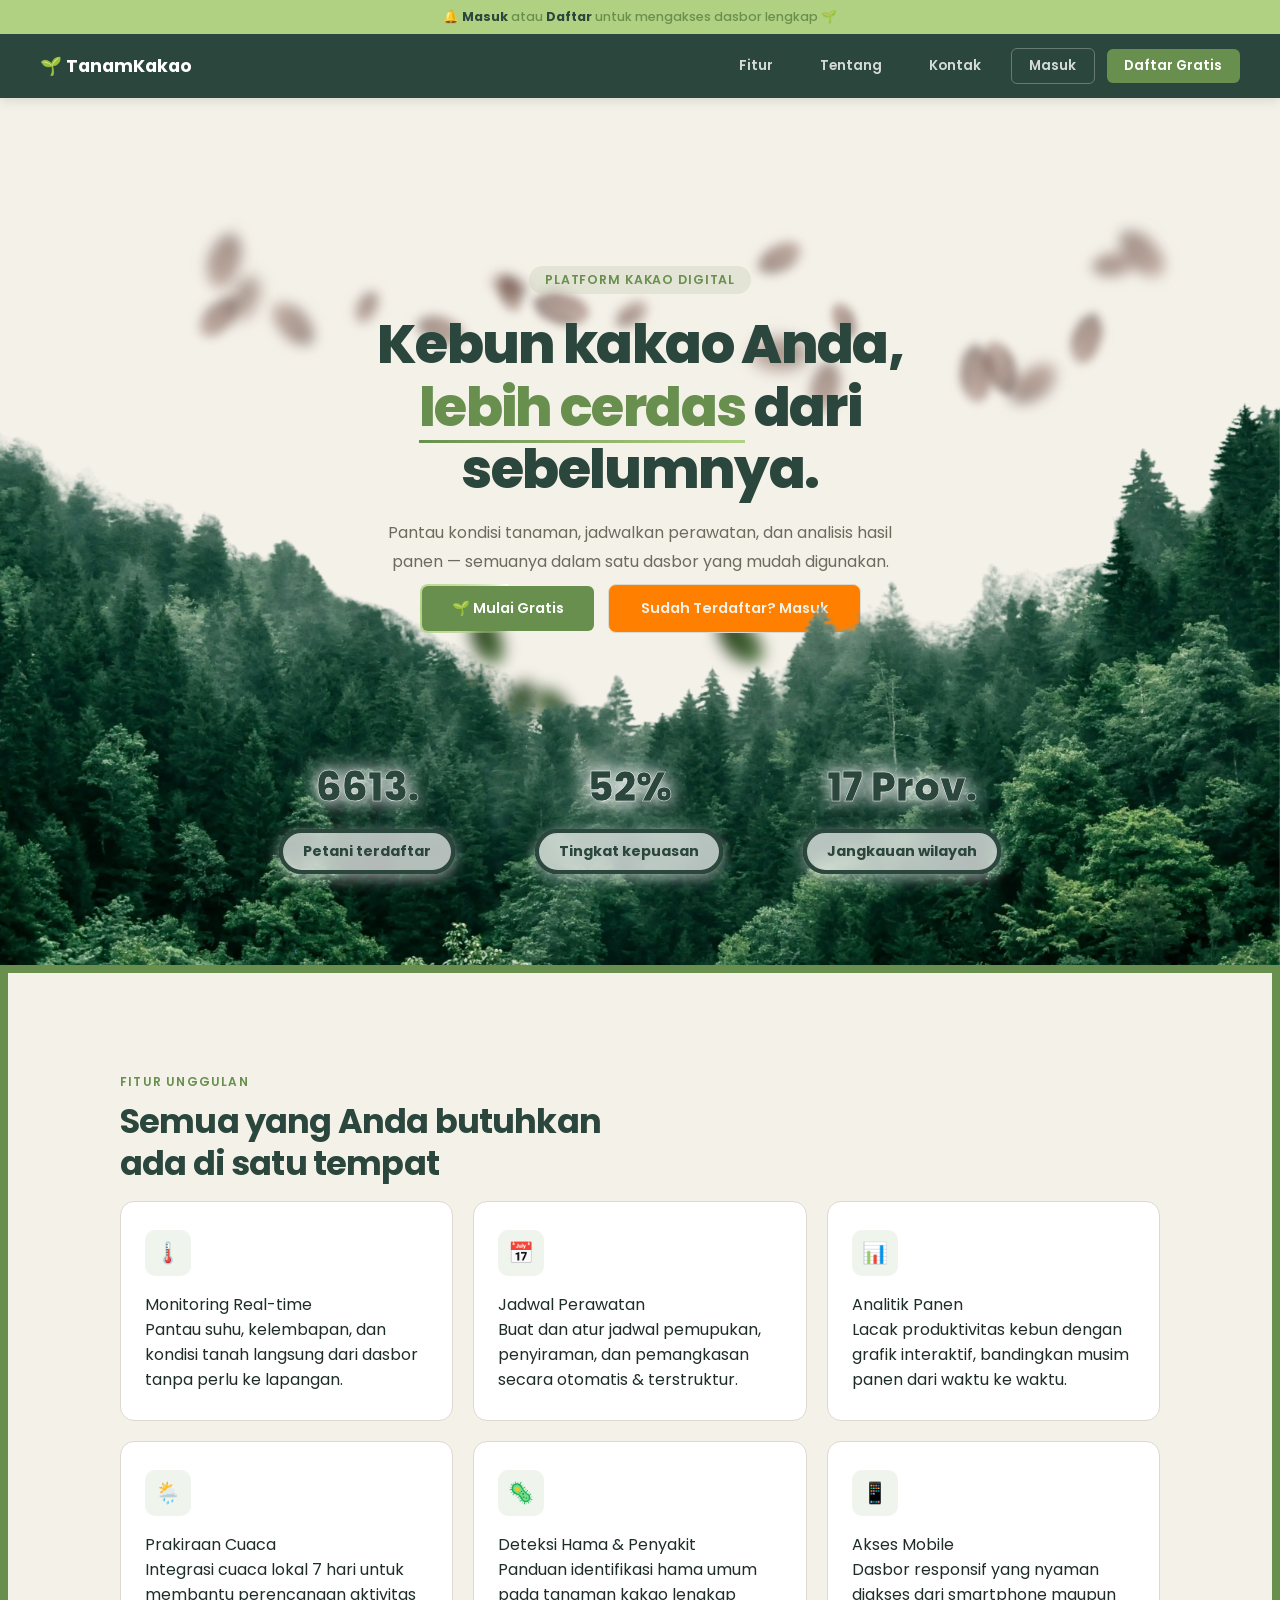
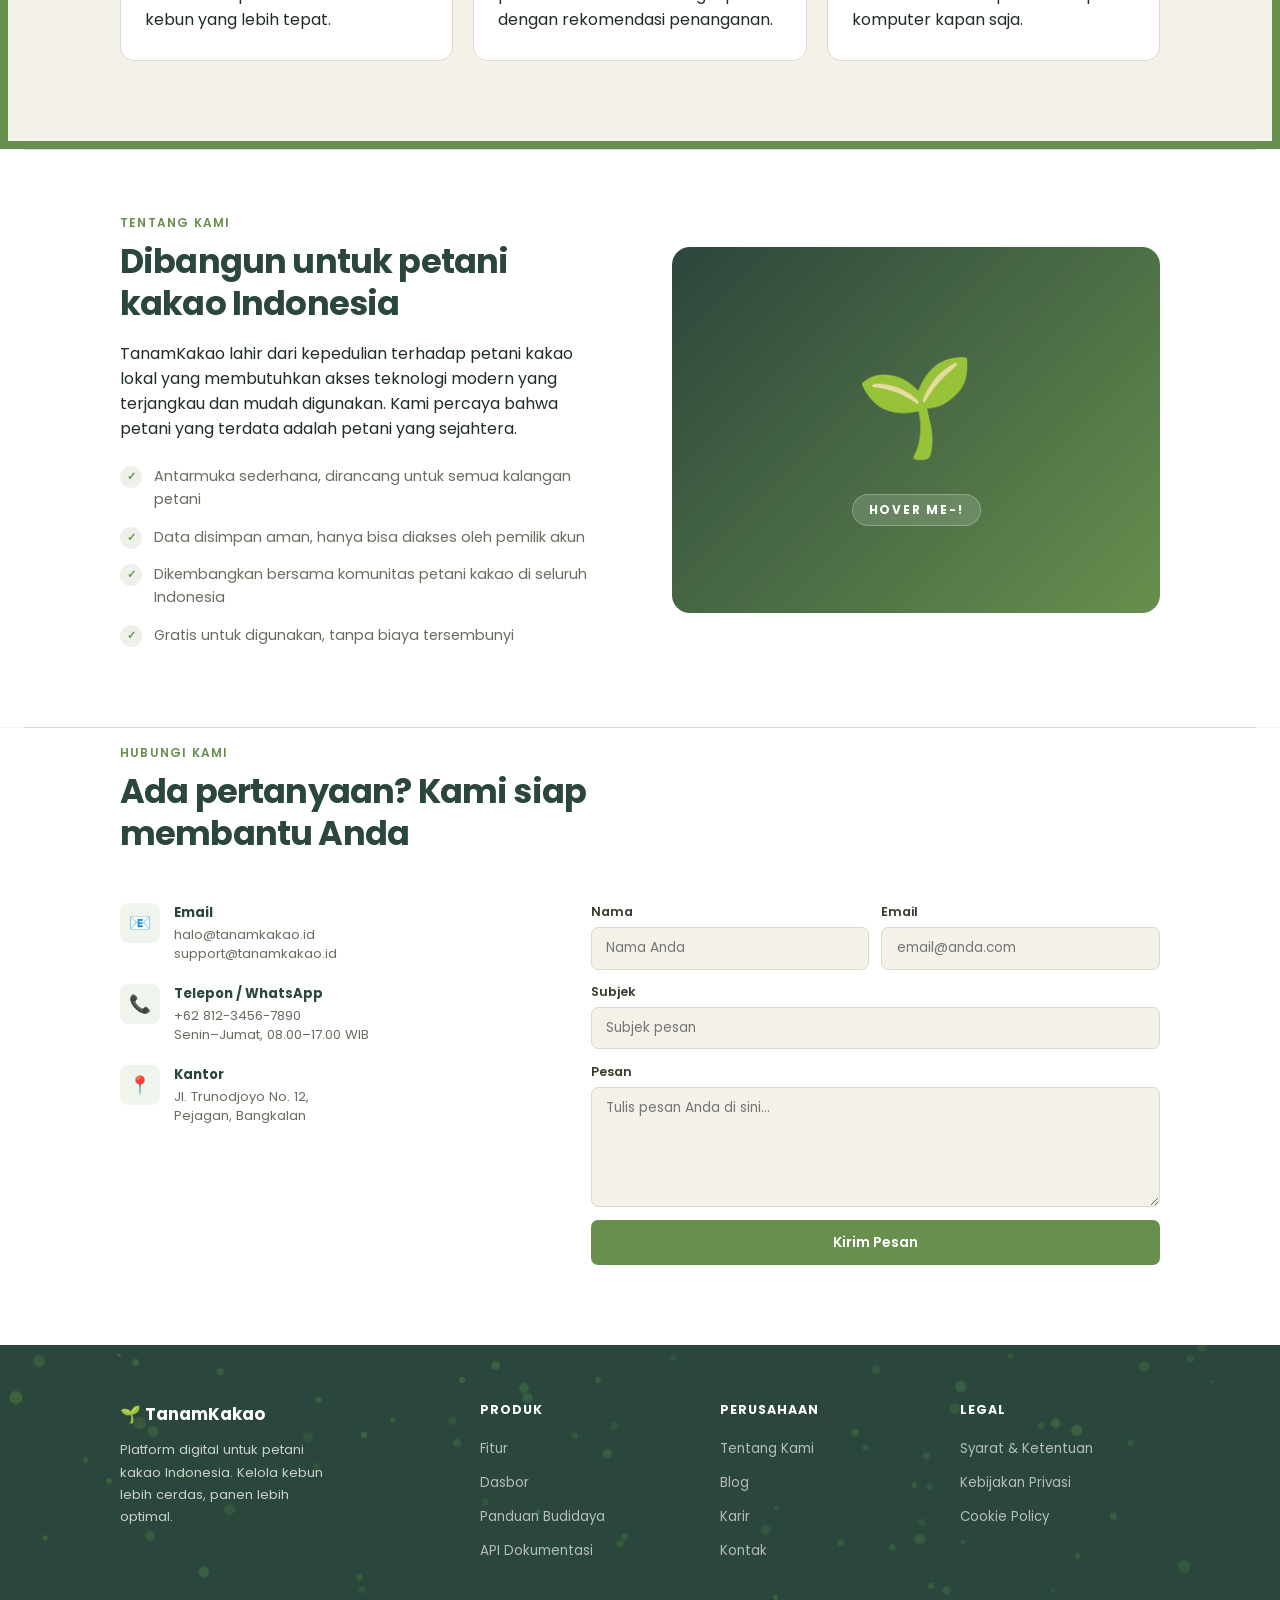
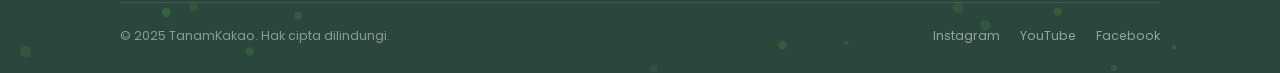
<file: index.html>
<!doctype html>
<html lang="id">
  <head>
    <meta charset="UTF-8" />
    <meta
      name="viewport"
      content="width=device-width, initial-scale=1.0, viewport-fit=cover"
    />
    <title>TanamKakao - Platform Kakao Digital</title>
    <link rel="stylesheet" href="css/style.css" />
  </head>
  <body class="page-enter">
    <div class="wipe-container">
      <div class="wipe-layer layer-1"></div>
      <div class="wipe-layer layer-2"></div>
      <div class="wipe-layer layer-3"></div>
    </div>
    <div id="noticeBar">
      🔔 <a href="auth/login.html">Masuk</a> atau
      <a href="auth/register.html">Daftar</a> untuk mengakses dasbor lengkap 🌱
    </div>

    <nav id="mainNav">
      <a href="index.html" class="nav-logo">🌱 TanamKakao</a>
      <input type="checkbox" id="nav-toggle" class="nav-toggle" />
      <label for="nav-toggle" class="nav-toggle-label">
        <span></span>
        <span></span>
        <span></span>
      </label>
      <div class="nav-links" id="navLinks"></div>
      <div class="nav-overlay"></div>
    </nav>

    <section class="hero-section">
      <div class="hero-parallax-image"></div>
      <div class="hero-floating-cocoas" id="floatingCocoas"></div>
      <div class="hero-content">
        <div class="hero-badge">Platform Kakao Digital</div>
        <h1 id="heroTitle">
          Kebun kakao Anda,<br /><em>lebih cerdas</em> dari<br />sebelumnya.
        </h1>
        <p id="heroDesc">
          Pantau kondisi tanaman, jadwalkan perawatan, dan analisis hasil panen
          — semuanya dalam satu dasbor yang mudah digunakan.
        </p>
        <div class="hero-cta" id="heroCta"></div>
        <div class="hero-stats" id="heroStats">
          <div class="stat-item">
            <div class="stat-num">12.400+</div>
            <div class="stat-label">Petani terdaftar</div>
          </div>
          <div class="stat-item">
            <div class="stat-num">98%</div>
            <div class="stat-label" id="tingkat-kepuasan">Tingkat kepuasan</div>
          </div>
          <div class="stat-item">
            <div class="stat-num">32 Prov.</div>
            <div class="stat-label">Jangkauan wilayah</div>
          </div>
        </div>
      </div>
    </section>

    <hr class="section-rule" />

    <section id="features">
      <div class="section-inner">
        <div class="features-header">
          <p class="section-eyebrow">Fitur Unggulan</p>
          <h2 class="section-title">
            Semua yang Anda butuhkan<br />ada di satu tempat
          </h2>
        </div>
        <div class="features-grid">
          <div class="feat-card">
            <div class="feat-icon">🌡️</div>
            <div class="feat-title">Monitoring Real-time</div>
            <div class="feat-desc">
              Pantau suhu, kelembapan, dan kondisi tanah langsung dari dasbor
              tanpa perlu ke lapangan.
            </div>
          </div>
          <div class="feat-card">
            <div class="feat-icon">📅</div>
            <div class="feat-title">Jadwal Perawatan</div>
            <div class="feat-desc">
              Buat dan atur jadwal pemupukan, penyiraman, dan pemangkasan secara
              otomatis & terstruktur.
            </div>
          </div>
          <div class="feat-card">
            <div class="feat-icon">📊</div>
            <div class="feat-title">Analitik Panen</div>
            <div class="feat-desc">
              Lacak produktivitas kebun dengan grafik interaktif, bandingkan
              musim panen dari waktu ke waktu.
            </div>
          </div>
          <div class="feat-card">
            <div class="feat-icon">🌦️</div>
            <div class="feat-title">Prakiraan Cuaca</div>
            <div class="feat-desc">
              Integrasi cuaca lokal 7 hari untuk membantu perencanaan aktivitas
              kebun yang lebih tepat.
            </div>
          </div>
          <div class="feat-card">
            <div class="feat-icon">🦠</div>
            <div class="feat-title">Deteksi Hama & Penyakit</div>
            <div class="feat-desc">
              Panduan identifikasi hama umum pada tanaman kakao lengkap dengan
              rekomendasi penanganan.
            </div>
          </div>
          <div class="feat-card">
            <div class="feat-icon">📱</div>
            <div class="feat-title">Akses Mobile</div>
            <div class="feat-desc">
              Dasbor responsif yang nyaman diakses dari smartphone maupun
              komputer kapan saja.
            </div>
          </div>
        </div>
      </div>
    </section>

    <hr class="section-rule" />

    <section id="about">
      <div class="section-inner">
        <div class="about-grid">
          <div>
            <p class="section-eyebrow">Tentang Kami</p>
            <h2 class="section-title">
              Dibangun untuk petani<br />kakao Indonesia
            </h2>
            <p class="section-desc">
              TanamKakao lahir dari kepedulian terhadap petani kakao lokal yang
              membutuhkan akses teknologi modern yang terjangkau dan mudah
              digunakan. Kami percaya bahwa petani yang terdata adalah petani
              yang sejahtera.
            </p>
            <ul class="about-list">
              <li>
                Antarmuka sederhana, dirancang untuk semua kalangan petani
              </li>
              <li>Data disimpan aman, hanya bisa diakses oleh pemilik akun</li>
              <li>
                Dikembangkan bersama komunitas petani kakao di seluruh Indonesia
              </li>
              <li>Gratis untuk digunakan, tanpa biaya tersembunyi</li>
            </ul>
          </div>
          <div class="about-visual">
            <span class="about-visual-emoji"></span>
            <p class="about-visual-text"></p>
          </div>
        </div>
      </div>
    </section>

    <hr class="section-rule" />

    <section id="contact">
      <div class="section-inner">
        <p class="section-eyebrow">Hubungi Kami</p>
        <h2 class="section-title">
          Ada pertanyaan? Kami siap<br />membantu Anda
        </h2>
        <div class="contact-grid">
          <div class="contact-info">
            <div class="contact-card">
              <div class="contact-icon">📧</div>
              <div>
                <div class="contact-card-title">Email</div>
                <div class="contact-card-val">
                  halo@tanamkakao.id<br />support@tanamkakao.id
                </div>
              </div>
            </div>
            <div class="contact-card">
              <div class="contact-icon">📞</div>
              <div>
                <div class="contact-card-title">Telepon / WhatsApp</div>
                <div class="contact-card-val">
                  +62 812-3456-7890<br />Senin–Jumat, 08.00–17.00 WIB
                </div>
              </div>
            </div>
            <div class="contact-card">
              <div class="contact-icon">📍</div>
              <div>
                <div class="contact-card-title">Kantor</div>
                <div class="contact-card-val">
                  Jl. Trunodjoyo No. 12,<br />Pejagan, Bangkalan
                </div>
              </div>
            </div>
          </div>
          <form class="contact-form" id="contactForm" novalidate>
            <div class="cf-row">
              <div class="cf-field">
                <label class="cf-label" for="cfName">Nama</label>
                <input
                  class="cf-input"
                  type="text"
                  id="cfName"
                  placeholder="Nama Anda"
                  required
                />
              </div>
              <div class="cf-field">
                <label class="cf-label" for="cfEmail">Email</label>
                <input
                  class="cf-input"
                  type="email"
                  id="cfEmail"
                  placeholder="email@anda.com"
                  required
                />
              </div>
            </div>
            <div class="cf-field">
              <label class="cf-label" for="cfSubject">Subjek</label>
              <input
                class="cf-input"
                type="text"
                id="cfSubject"
                placeholder="Subjek pesan"
              />
            </div>
            <div class="cf-field">
              <label class="cf-label" for="cfMsg">Pesan</label>
              <textarea
                class="cf-textarea"
                id="cfMsg"
                placeholder="Tulis pesan Anda di sini…"
                required
              ></textarea>
            </div>
            <div class="cf-success" id="cfSuccess">
              ✅ Pesan berhasil dikirim! Kami akan menghubungi Anda segera.
            </div>
            <button type="submit" class="cf-btn">Kirim Pesan</button>
          </form>
        </div>
      </div>
    </section>

    <footer>
      <canvas id="footerParticleCanvas"></canvas>
      <div class="footer-inner">
        <div class="footer-top">
          <div class="footer-brand">
            <div class="footer-brand-logo">🌱 TanamKakao</div>
            <p>
              Platform digital untuk petani kakao Indonesia. Kelola kebun lebih
              cerdas, panen lebih optimal.
            </p>
          </div>
          <div class="footer-col">
            <div class="footer-col-title">Produk</div>
            <ul>
              <li><a href="#features">Fitur</a></li>
              <li><a href="Dashboard/index.html">Dasbor</a></li>
              <li><a href="#">Panduan Budidaya</a></li>
              <li><a href="#">API Dokumentasi</a></li>
            </ul>
          </div>
          <div class="footer-col">
            <div class="footer-col-title">Perusahaan</div>
            <ul>
              <li><a href="#about">Tentang Kami</a></li>
              <li><a href="#">Blog</a></li>
              <li><a href="#">Karir</a></li>
              <li><a href="#contact">Kontak</a></li>
            </ul>
          </div>
          <div class="footer-col">
            <div class="footer-col-title">Legal</div>
            <ul>
              <li><a href="#">Syarat & Ketentuan</a></li>
              <li><a href="#">Kebijakan Privasi</a></li>
              <li><a href="#">Cookie Policy</a></li>
            </ul>
          </div>
        </div>
        <div class="footer-bottom">
          <div class="footer-copy">
            © 2025 TanamKakao. Hak cipta dilindungi.
          </div>
          <div class="footer-bottom-links">
            <a href="#">Instagram</a><a href="#">YouTube</a
            ><a href="#">Facebook</a>
          </div>
        </div>
      </div>
    </footer>

    <script src="js/auth.js"></script>
    <script src="js/script.js"></script>
    <script>
      document.addEventListener("DOMContentLoaded", () => {
        setTimeout(() => {
          document.body.classList.remove("page-enter");
        }, 700);

        document.addEventListener("click", (e) => {
          const link = e.target.closest("a");

          if (
            link &&
            link.href &&
            !link.getAttribute("href").startsWith("#") &&
            link.target !== "_blank" &&
            link.hostname === window.location.hostname
          ) {
            e.preventDefault();
            const targetUrl = link.href;
            document.body.classList.add("page-exit");
            setTimeout(() => {
              window.location.href = targetUrl;
            }, 800);
          }
        });
      });
    </script>
  </body>
</html>
</file>
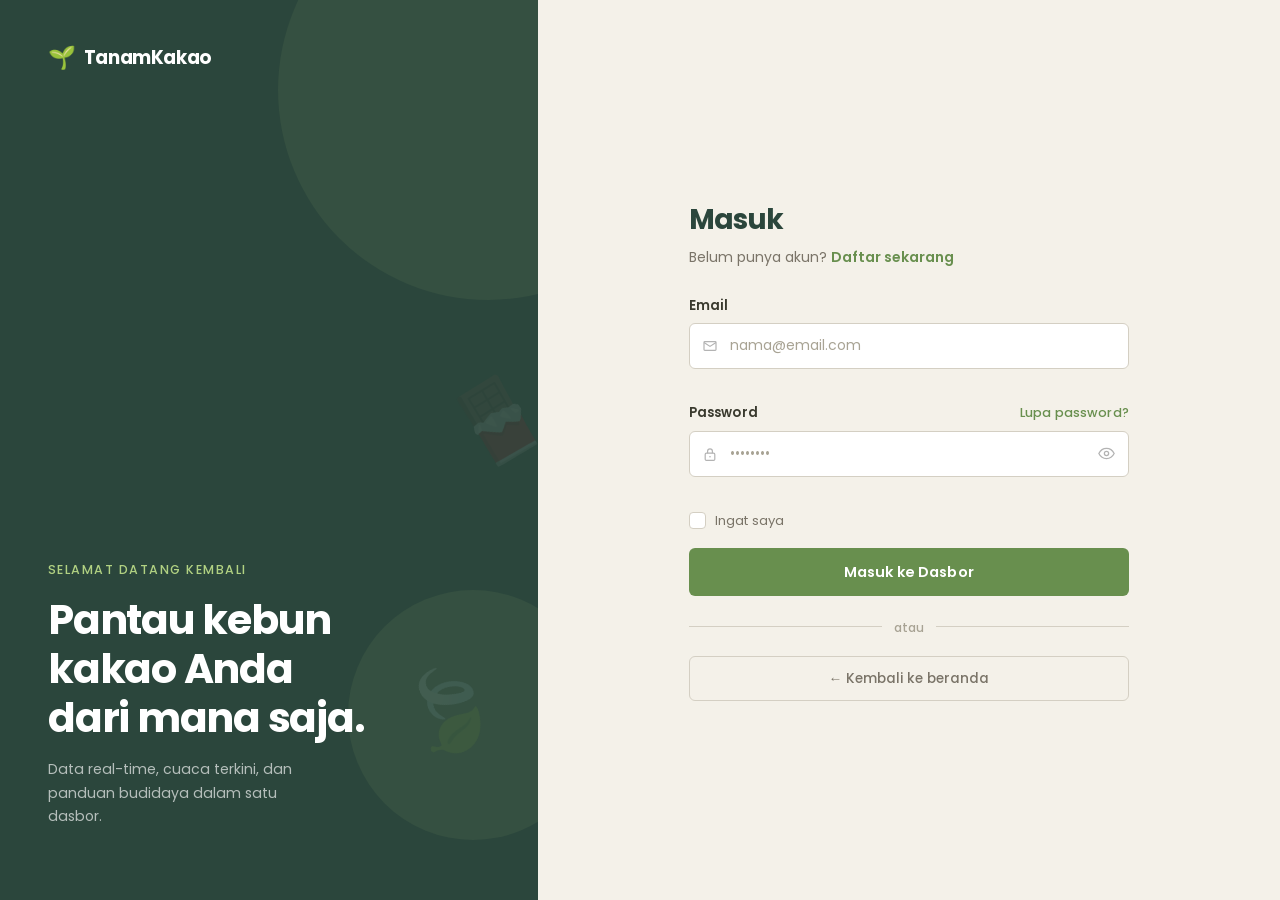
<file: Auth/login.html>
<!doctype html>
<html lang="id">
  <head>
    <meta charset="UTF-8" />
    <meta name="viewport" content="width=device-width, initial-scale=1.0" />
    <title>Masuk — TanamKakao</title>
    <link rel="preconnect" href="https://fonts.googleapis.com" />
    <link rel="preconnect" href="https://fonts.gstatic.com" crossorigin />
    <link
      href="https://fonts.googleapis.com/css2?family=Poppins:ital,wght@0,100;0,200;0,300;0,400;0,500;0,600;0,700;0,800;0,900;1,100;1,200;1,300;1,400;1,500;1,600;1,700;1,800;1,900&display=swap"
      rel="stylesheet"
    />
    <link rel="stylesheet" href="../css/auth.css" />
  </head>
  <body class="page-enter">
    <div class="wipe-container">
      <div class="wipe-layer layer-1"></div>
      <div class="wipe-layer layer-2"></div>
      <div class="wipe-layer layer-3"></div>
    </div>
    <aside class="brand-panel">
      <a href="../index.html" class="brand-logo">
        <span class="logo-icon">🌱</span>
        <span class="logo-text">TanamKakao</span>
      </a>
      <div class="brand-body">
        <p class="brand-eyebrow">Selamat datang kembali</p>
        <h1 class="brand-headline">
          <p>Pantau kebun</p>
          <p>kakao Anda</p>
          <p>dari mana saja.</p>
        </h1>
        <p class="brand-sub">
          Data real-time, cuaca terkini, dan panduan budidaya dalam satu dasbor.
        </p>
      </div>
      <div class="brand-deco" aria-hidden="true">
        <div class="deco-circle c1"></div>
        <div class="deco-circle c2"></div>
        <div class="deco-leaf l1">🍃</div>
        <div class="deco-leaf l2">🍫</div>
      </div>
    </aside>

    <main class="form-panel">
      <div class="form-container">
        <div class="auth-notice" id="authNotice" style="display: none">
          <span>🔒</span> Halaman tersebut memerlukan login terlebih dahulu.
        </div>

        <div class="form-header">
          <h2 class="form-title">Masuk</h2>
          <p class="form-subtitle">
            Belum punya akun?
            <a href="register.html" class="link">Daftar sekarang</a>
          </p>
        </div>

        <form id="loginForm" novalidate>
          <div class="field-group">
            <label class="field-label" for="email">Email</label>
            <div class="input-wrap">
              <span class="input-icon">
                <svg
                  viewBox="0 0 20 20"
                  fill="none"
                  xmlns="http://www.w3.org/2000/svg"
                >
                  <path
                    d="M2.5 5.5C2.5 4.948 2.948 4.5 3.5 4.5H16.5C17.052 4.5 17.5 4.948 17.5 5.5V14.5C17.5 15.052 17.052 15.5 16.5 15.5H3.5C2.948 15.5 2.5 15.052 2.5 14.5V5.5Z"
                    stroke="currentColor"
                    stroke-width="1.5"
                  />
                  <path
                    d="M2.5 5.5L10 10.5L17.5 5.5"
                    stroke="currentColor"
                    stroke-width="1.5"
                  />
                </svg>
              </span>
              <input
                class="field-input"
                type="email"
                id="email"
                name="email"
                placeholder="nama@email.com"
                autocomplete="email"
                required
              />
            </div>
            <span class="field-error" id="emailError"></span>
          </div>

          <div class="field-group">
            <label class="field-label" for="password">
              Password
              <a href="#" class="link link-sm forgot-link">Lupa password?</a>
            </label>
            <div class="input-wrap">
              <span class="input-icon">
                <svg
                  viewBox="0 0 20 20"
                  fill="none"
                  xmlns="http://www.w3.org/2000/svg"
                >
                  <rect
                    x="4"
                    y="9"
                    width="12"
                    height="9"
                    rx="1.5"
                    stroke="currentColor"
                    stroke-width="1.5"
                  />
                  <path
                    d="M7 9V6.5A3 3 0 0 1 13 6.5V9"
                    stroke="currentColor"
                    stroke-width="1.5"
                  />
                  <circle cx="10" cy="13.5" r="1" fill="currentColor" />
                </svg>
              </span>
              <input
                class="field-input"
                type="password"
                id="password"
                name="password"
                placeholder="••••••••"
                autocomplete="current-password"
                required
              />
              <button
                type="button"
                class="toggle-pw"
                id="togglePw"
                aria-label="Tampilkan password"
              >
                <svg class="eye-icon" viewBox="0 0 20 20" fill="none">
                  <path
                    d="M1 10C1 10 4 4 10 4C16 4 19 10 19 10C19 10 16 16 10 16C4 16 1 10 1 10Z"
                    stroke="currentColor"
                    stroke-width="1.5"
                  />
                  <circle
                    cx="10"
                    cy="10"
                    r="2.5"
                    stroke="currentColor"
                    stroke-width="1.5"
                  />
                </svg>
              </button>
            </div>
            <span class="field-error" id="passwordError"></span>
          </div>

          <div class="field-group checkbox-group">
            <label class="checkbox-label">
              <input type="checkbox" id="remember" class="checkbox-input" />
              <span class="checkbox-custom"></span>
              Ingat saya
            </label>
          </div>

          <div
            class="alert alert-error"
            id="loginError"
            style="display: none"
          ></div>

          <button type="submit" class="btn-primary" id="submitBtn">
            <span class="btn-text">Masuk ke Dasbor</span>
            <span class="btn-loader" style="display: none">
              <svg class="spinner" viewBox="0 0 24 24">
                <circle
                  cx="12"
                  cy="12"
                  r="10"
                  stroke="currentColor"
                  stroke-width="3"
                  fill="none"
                  stroke-dasharray="31.4"
                  stroke-dashoffset="10"
                />
              </svg>
            </span>
          </button>
        </form>

        <div class="divider"><span>atau</span></div>

        <a href="../index.html" class="btn-ghost">← Kembali ke beranda</a>
      </div>
    </main>

    <script src="../js/auth.js"></script>
    <script>
      redirectIfLoggedIn();

      document.addEventListener("DOMContentLoaded", () => {
        setTimeout(() => {
          document.body.classList.remove("page-enter");
        }, 700);

        document.addEventListener("click", (e) => {
          const link = e.target.closest("a");

          if (
            link &&
            link.href &&
            !link.getAttribute("href").startsWith("#") &&
            link.target !== "_blank" &&
            link.hostname === window.location.hostname
          ) {
            e.preventDefault();
            const targetUrl = link.href;

            document.body.classList.add("page-exit");

            setTimeout(() => {
              window.location.href = targetUrl;
            }, 800);
          }
        });
      });

      const params = new URLSearchParams(window.location.search);
      if (params.get("reason") === "auth") {
        document.getElementById("authNotice").style.display = "flex";
      }
      if (params.get("registered") === "1") {
        const notice = document.getElementById("authNotice");
        notice.style.display = "flex";
        notice.style.background = "rgba(39,174,96,0.08)";
        notice.style.borderColor = "rgba(39,174,96,0.25)";
        notice.style.color = "#27ae60";
        notice.innerHTML =
          "<span>✅</span> Akun berhasil dibuat! Silakan masuk dengan akun baru Anda.";
      }

      const toggleBtn = document.getElementById("togglePw");
      const pwInput = document.getElementById("password");
      toggleBtn.addEventListener("click", () => {
        const isText = pwInput.type === "text";
        pwInput.type = isText ? "password" : "text";
        toggleBtn.setAttribute(
          "aria-label",
          isText ? "Tampilkan password" : "Sembunyikan password",
        );
      });

      const form = document.getElementById("loginForm");
      const loginError = document.getElementById("loginError");
      const submitBtn = document.getElementById("submitBtn");

      function setLoading(loading) {
        submitBtn.disabled = loading;
        submitBtn.querySelector(".btn-text").style.display = loading
          ? "none"
          : "inline";
        submitBtn.querySelector(".btn-loader").style.display = loading
          ? "inline-flex"
          : "none";
      }

      function clearErrors() {
        document.getElementById("emailError").textContent = "";
        document.getElementById("passwordError").textContent = "";
        loginError.style.display = "none";
      }

      form.addEventListener("submit", (e) => {
        e.preventDefault();
        clearErrors();

        const email = document.getElementById("email").value.trim();
        const password = document.getElementById("password").value;
        let valid = true;

        if (!email) {
          document.getElementById("emailError").textContent =
            "Email wajib diisi.";
          valid = false;
        } else if (!/^[^\s@]+@[^\s@]+\.[^\s@]+$/.test(email)) {
          document.getElementById("emailError").textContent =
            "Format email tidak valid.";
          valid = false;
        }
        if (!password) {
          document.getElementById("passwordError").textContent =
            "Password wajib diisi.";
          valid = false;
        }
        if (!valid) return;

        setLoading(true);
        setTimeout(() => {
          const result = login(email, password);
          setLoading(false);
          if (result.success) {
            window.location.href = "../Dashboard/index.html";
          } else {
            loginError.textContent = result.message;
            loginError.style.display = "flex";
          }
        }, 600);
      });
    </script>
  </body>
</html>
</file>
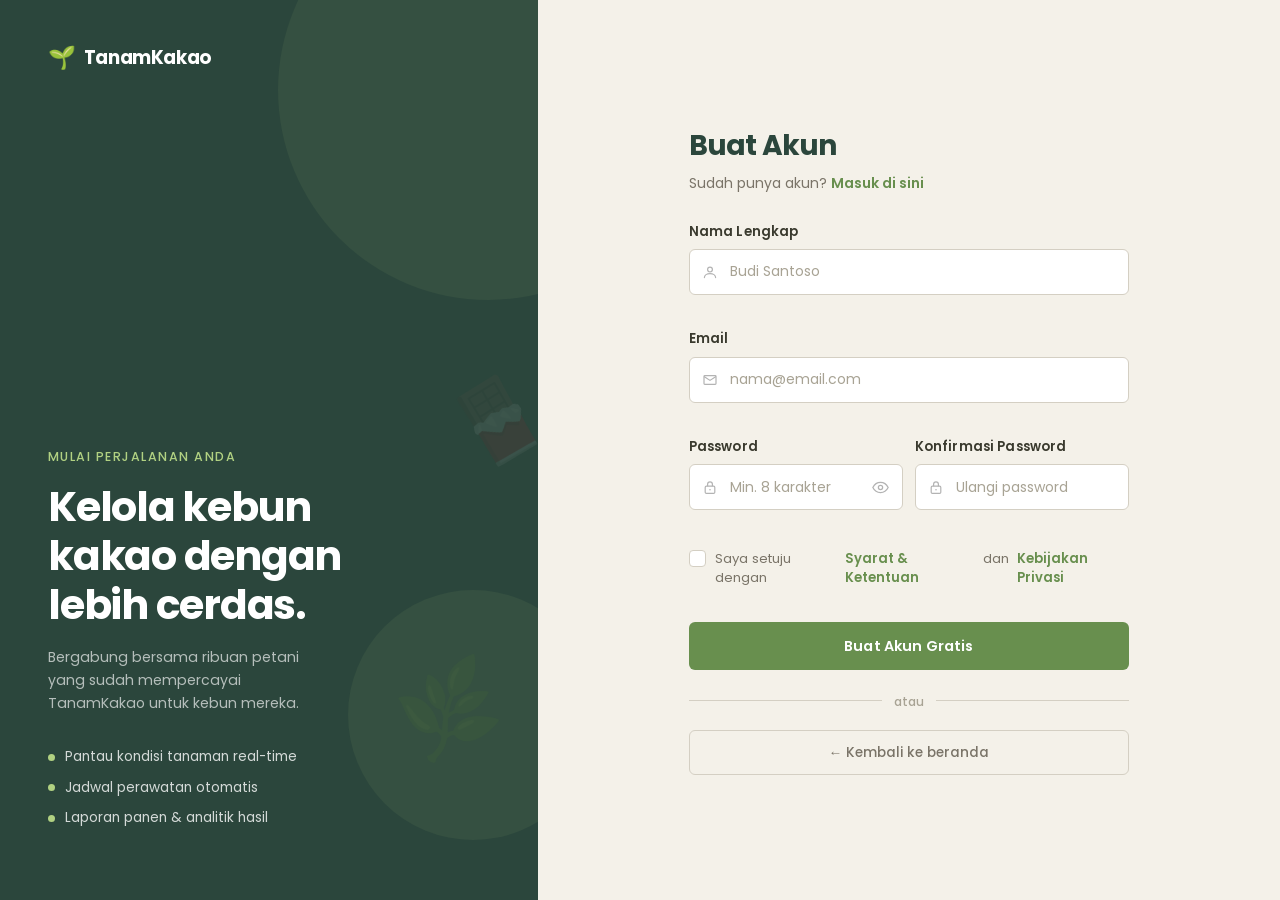
<file: Auth/register.html>
<!doctype html>
<html lang="id">
  <head>
    <meta charset="UTF-8" />
    <meta name="viewport" content="width=device-width, initial-scale=1.0" />
    <title>Daftar — TanamKakao</title>
    <link rel="preconnect" href="https://fonts.googleapis.com" />
    <link rel="preconnect" href="https://fonts.gstatic.com" crossorigin />
    <link
      href="https://fonts.googleapis.com/css2?family=Poppins:ital,wght@0,100;0,200;0,300;0,400;0,500;0,600;0,700;0,800;0,900;1,100;1,200;1,300;1,400;1,500;1,600;1,700;1,800;1,900&display=swap"
      rel="stylesheet"
    />
    <link rel="stylesheet" href="../css/auth.css" />
  </head>
  <body class="page-enter">
    <div class="wipe-container">
      <div class="wipe-layer layer-1"></div>
      <div class="wipe-layer layer-2"></div>
      <div class="wipe-layer layer-3"></div>
    </div>
    <aside class="brand-panel">
      <a href="../index.html" class="brand-logo">
        <span class="logo-icon">🌱</span>
        <span class="logo-text">TanamKakao</span>
      </a>
      <div class="brand-body">
        <p class="brand-eyebrow">Mulai perjalanan Anda</p>
        <h1 class="brand-headline">
          Kelola kebun<br />kakao dengan<br />lebih cerdas.
        </h1>
        <p class="brand-sub">
          Bergabung bersama ribuan petani yang sudah mempercayai TanamKakao
          untuk kebun mereka.
        </p>
      </div>
      <ul class="brand-features" aria-label="Fitur unggulan">
        <li><span class="feat-dot"></span> Pantau kondisi tanaman real-time</li>
        <li><span class="feat-dot"></span> Jadwal perawatan otomatis</li>
        <li><span class="feat-dot"></span> Laporan panen & analitik hasil</li>
      </ul>
      <div class="brand-deco" aria-hidden="true">
        <div class="deco-circle c1"></div>
        <div class="deco-circle c2"></div>
        <div class="deco-leaf l1">🌿</div>
        <div class="deco-leaf l2">🍫</div>
      </div>
    </aside>

    <main class="form-panel">
      <div class="form-container">
        <div class="form-header">
          <h2 class="form-title">Buat Akun</h2>
          <p class="form-subtitle">
            Sudah punya akun?
            <a href="login.html" class="link">Masuk di sini</a>
          </p>
        </div>

        <form id="registerForm" novalidate>
          <div class="field-group">
            <label class="field-label" for="name">Nama Lengkap</label>
            <div class="input-wrap">
              <span class="input-icon">
                <svg viewBox="0 0 20 20" fill="none">
                  <circle
                    cx="10"
                    cy="7"
                    r="3"
                    stroke="currentColor"
                    stroke-width="1.5"
                  />
                  <path
                    d="M3 17C3 14 6.134 12 10 12C13.866 12 17 14 17 17"
                    stroke="currentColor"
                    stroke-width="1.5"
                    stroke-linecap="round"
                  />
                </svg>
              </span>
              <input
                class="field-input"
                type="text"
                id="name"
                name="name"
                placeholder="Budi Santoso"
                autocomplete="name"
                required
              />
            </div>
            <span class="field-error" id="nameError"></span>
          </div>

          <div class="field-group">
            <label class="field-label" for="email">Email</label>
            <div class="input-wrap">
              <span class="input-icon">
                <svg viewBox="0 0 20 20" fill="none">
                  <path
                    d="M2.5 5.5C2.5 4.948 2.948 4.5 3.5 4.5H16.5C17.052 4.5 17.5 4.948 17.5 5.5V14.5C17.5 15.052 17.052 15.5 16.5 15.5H3.5C2.948 15.5 2.5 15.052 2.5 14.5V5.5Z"
                    stroke="currentColor"
                    stroke-width="1.5"
                  />
                  <path
                    d="M2.5 5.5L10 10.5L17.5 5.5"
                    stroke="currentColor"
                    stroke-width="1.5"
                  />
                </svg>
              </span>
              <input
                class="field-input"
                type="email"
                id="email"
                name="email"
                placeholder="nama@email.com"
                autocomplete="email"
                required
              />
            </div>
            <span class="field-error" id="emailError"></span>
          </div>

          <div class="field-row">
            <div class="field-group">
              <label class="field-label" for="password">Password</label>
              <div class="input-wrap">
                <span class="input-icon">
                  <svg viewBox="0 0 20 20" fill="none">
                    <rect
                      x="4"
                      y="9"
                      width="12"
                      height="9"
                      rx="1.5"
                      stroke="currentColor"
                      stroke-width="1.5"
                    />
                    <path
                      d="M7 9V6.5A3 3 0 0 1 13 6.5V9"
                      stroke="currentColor"
                      stroke-width="1.5"
                    />
                    <circle cx="10" cy="13.5" r="1" fill="currentColor" />
                  </svg>
                </span>
                <input
                  class="field-input"
                  type="password"
                  id="password"
                  name="password"
                  placeholder="Min. 8 karakter"
                  autocomplete="new-password"
                  required
                />
                <button
                  type="button"
                  class="toggle-pw"
                  id="togglePw"
                  aria-label="Tampilkan password"
                >
                  <svg class="eye-icon" viewBox="0 0 20 20" fill="none">
                    <path
                      d="M1 10C1 10 4 4 10 4C16 4 19 10 19 10C19 10 16 16 10 16C4 16 1 10 1 10Z"
                      stroke="currentColor"
                      stroke-width="1.5"
                    />
                    <circle
                      cx="10"
                      cy="10"
                      r="2.5"
                      stroke="currentColor"
                      stroke-width="1.5"
                    />
                  </svg>
                </button>
              </div>
              <span class="field-error" id="passwordError"></span>
            </div>

            <div class="field-group">
              <label class="field-label" for="confirmPassword"
                >Konfirmasi Password</label
              >
              <div class="input-wrap">
                <span class="input-icon">
                  <svg viewBox="0 0 20 20" fill="none">
                    <rect
                      x="4"
                      y="9"
                      width="12"
                      height="9"
                      rx="1.5"
                      stroke="currentColor"
                      stroke-width="1.5"
                    />
                    <path
                      d="M7 9V6.5A3 3 0 0 1 13 6.5V9"
                      stroke="currentColor"
                      stroke-width="1.5"
                    />
                    <circle cx="10" cy="13.5" r="1" fill="currentColor" />
                  </svg>
                </span>
                <input
                  class="field-input"
                  type="password"
                  id="confirmPassword"
                  name="confirmPassword"
                  placeholder="Ulangi password"
                  autocomplete="new-password"
                  required
                />
              </div>
              <span class="field-error" id="confirmError"></span>
            </div>
          </div>

          <div class="pw-strength" id="pwStrength" style="display: none">
            <div class="strength-bar">
              <div class="strength-fill" id="strengthFill"></div>
            </div>
            <span class="strength-label" id="strengthLabel"></span>
          </div>

          <div class="field-group checkbox-group">
            <label class="checkbox-label">
              <input
                type="checkbox"
                id="terms"
                class="checkbox-input"
                required
              />
              <span class="checkbox-custom"></span>
              Saya setuju dengan
              <a href="#" class="link">Syarat & Ketentuan</a> dan
              <a href="#" class="link">Kebijakan Privasi</a>
            </label>
            <span class="field-error" id="termsError"></span>
          </div>

          <div
            class="alert alert-error"
            id="registerError"
            style="display: none"
          ></div>
          <div
            class="alert alert-success"
            id="registerSuccess"
            style="display: none"
          ></div>

          <button type="submit" class="btn-primary" id="submitBtn">
            <span class="btn-text">Buat Akun Gratis</span>
            <span class="btn-loader" style="display: none">
              <svg class="spinner" viewBox="0 0 24 24">
                <circle
                  cx="12"
                  cy="12"
                  r="10"
                  stroke="currentColor"
                  stroke-width="3"
                  fill="none"
                  stroke-dasharray="31.4"
                  stroke-dashoffset="10"
                />
              </svg>
            </span>
          </button>
        </form>

        <div class="divider"><span>atau</span></div>

        <a href="../index.html" class="btn-ghost">← Kembali ke beranda</a>
      </div>
    </main>

    <script src="../js/auth.js"></script>
    <script>
      redirectIfLoggedIn();

      document.addEventListener("DOMContentLoaded", () => {
        setTimeout(() => {
          document.body.classList.remove("page-enter");
        }, 700);

        document.addEventListener("click", (e) => {
          const link = e.target.closest("a");

          if (
            link &&
            link.href &&
            !link.getAttribute("href").startsWith("#") &&
            link.target !== "_blank" &&
            link.hostname === window.location.hostname
          ) {
            e.preventDefault();
            const targetUrl = link.href;

            document.body.classList.add("page-exit");

            setTimeout(() => {
              window.location.href = targetUrl;
            }, 800);
          }
        });
      });

      const toggleBtn = document.getElementById("togglePw");
      const pwInput = document.getElementById("password");
      toggleBtn.addEventListener("click", () => {
        const isText = pwInput.type === "text";
        pwInput.type = isText ? "password" : "text";
      });

      const strengthFill = document.getElementById("strengthFill");
      const strengthLabel = document.getElementById("strengthLabel");
      const pwStrength = document.getElementById("pwStrength");

      pwInput.addEventListener("input", () => {
        const val = pwInput.value;
        if (!val) {
          pwStrength.style.display = "none";
          return;
        }
        pwStrength.style.display = "flex";

        let score = 0;
        if (val.length >= 8) score++;
        if (/[A-Z]/.test(val)) score++;
        if (/[0-9]/.test(val)) score++;
        if (/[^A-Za-z0-9]/.test(val)) score++;

        const levels = [
          { label: "Sangat lemah", color: "#e53e3e", width: "25%" },
          { label: "Lemah", color: "#ff8000", width: "50%" },
          { label: "Cukup", color: "#d4ac0d", width: "75%" },
          { label: "Kuat", color: "#688f4e", width: "100%" },
        ];
        const level = levels[Math.min(score - 1, 3)] || levels[0];
        strengthFill.style.width = level.width;
        strengthFill.style.background = level.color;
        strengthLabel.textContent = level.label;
        strengthLabel.style.color = level.color;
      });

      const form = document.getElementById("registerForm");
      const registerError = document.getElementById("registerError");
      const registerSuccess = document.getElementById("registerSuccess");
      const submitBtn = document.getElementById("submitBtn");

      function setLoading(loading) {
        submitBtn.disabled = loading;
        submitBtn.querySelector(".btn-text").style.display = loading
          ? "none"
          : "inline";
        submitBtn.querySelector(".btn-loader").style.display = loading
          ? "inline-flex"
          : "none";
      }

      function clearErrors() {
        [
          "nameError",
          "emailError",
          "passwordError",
          "confirmError",
          "termsError",
        ].forEach((id) => {
          document.getElementById(id).textContent = "";
        });
        registerError.style.display = "none";
        registerSuccess.style.display = "none";
      }

      form.addEventListener("submit", (e) => {
        e.preventDefault();
        clearErrors();

        const name = document.getElementById("name").value.trim();
        const email = document.getElementById("email").value.trim();
        const password = document.getElementById("password").value;
        const confirm = document.getElementById("confirmPassword").value;
        const terms = document.getElementById("terms").checked;

        let valid = true;

        if (!name) {
          document.getElementById("nameError").textContent =
            "Nama lengkap wajib diisi.";
          valid = false;
        }
        if (!email) {
          document.getElementById("emailError").textContent =
            "Email wajib diisi.";
          valid = false;
        } else if (!/^[^\s@]+@[^\s@]+\.[^\s@]+$/.test(email)) {
          document.getElementById("emailError").textContent =
            "Format email tidak valid.";
          valid = false;
        }
        if (!password) {
          document.getElementById("passwordError").textContent =
            "Password wajib diisi.";
          valid = false;
        } else if (password.length < 8) {
          document.getElementById("passwordError").textContent =
            "Password minimal 8 karakter.";
          valid = false;
        }
        if (password !== confirm) {
          document.getElementById("confirmError").textContent =
            "Konfirmasi password tidak cocok.";
          valid = false;
        }
        if (!terms) {
          document.getElementById("termsError").textContent =
            "Anda harus menyetujui syarat & ketentuan.";
          valid = false;
        }
        if (!valid) return;

        setLoading(true);
        setTimeout(() => {
          const result = register(name, email, password);
          setLoading(false);
          if (result.success) {
            registerSuccess.textContent =
              "Akun berhasil dibuat! Mengalihkan ke halaman login…";
            registerSuccess.style.display = "flex";
            setTimeout(() => {
              window.location.href = "login.html?registered=1";
            }, 1200);
          } else {
            registerError.textContent = result.message;
            registerError.style.display = "flex";
          }
        }, 700);
      });
    </script>
  </body>
</html>
</file>
<file: css/style.css>
@import url("https://fonts.googleapis.com/css2?family=Poppins:wght@300;400;500;600;700;800&display=swap");

:root {
  --background-color1: #f4f1e9;
  --background-color2: #b3b3b3;
  --primary-color: #2b463c;
  --secondary-color: #688f4e;
  --third-color: #b1d182;
  --one-time-use: #ff8000;
  --second-time-use: #3131d0;
  --text-dark: #1e2d28;
  --text-muted: #6b6b5e;
  --border: #ddd9cf;
}

* {
  box-sizing: border-box;
  margin: 0;
  padding: 0;
}

html {
  scroll-behavior: smooth;
}

body {
  font-family: "Poppins", sans-serif;
  background: var(--background-color1);
  color: var(--text-dark);
  overflow-x: hidden;
}

#noticeBar {
  position: fixed;
  top: 0;
  left: 0;
  right: 0;
  z-index: 101;
  background: var(--third-color);
  text-align: center;
  padding: 0.5rem 1rem;
  font-size: 0.79rem;
  color: var(--secondary-color);
  font-weight: 500;
  white-space: nowrap;
  overflow-x: auto;
  overflow-y: hidden;
  scrollbar-width: none;
}

#noticeBar::-webkit-scrollbar {
  display: none;
}

#noticeBar a {
  color: var(--primary-color);
  font-weight: 700;
  text-decoration: none;
}

#noticeBar a:hover {
  text-decoration: underline;
}

nav {
  position: sticky;
  top: 0;
  z-index: 100;
  padding: 0 2.5rem;
  height: 64px;
  display: flex;
  align-items: center;
  justify-content: space-between;
  background: var(--primary-color);
  color: #fff;
  box-shadow: 0 2px 12px rgba(0, 0, 0, 0.12);
  transition: top 0.2s ease;
}

.nav-logo {
  font-weight: 700;
  font-size: 1.1rem;
  display: flex;
  align-items: center;
  gap: 0.45rem;
  text-decoration: none;
  color: #fff;
  z-index: 102;
}

.nav-toggle {
  display: none;
}

.nav-toggle-label {
  display: none;
  cursor: pointer;
  width: 30px;
  height: 25px;
  flex-direction: column;
  justify-content: space-between;
  z-index: 102;
}

.nav-toggle-label span {
  display: block;
  height: 3px;
  width: 100%;
  background: white;
  border-radius: 3px;
  transition: all 0.3s ease;
}

.nav-links {
  display: flex;
  gap: 0.75rem;
  align-items: center;
  margin-left: auto;
}

.nav-links a {
  padding: 0.45rem 1.1rem;
  border-radius: 6px;
  font-size: 0.85rem;
  font-weight: 600;
  text-decoration: none;
  transition:
    background 0.2s,
    color 0.2s;
  color: rgba(255, 255, 255, 0.8);
}

.nav-links a:hover {
  color: #fff;
  background: rgba(255, 255, 255, 0.08);
}

.nav-login {
  border: 1px solid rgba(255, 255, 255, 0.28);
}

.nav-register {
  background: var(--secondary-color) !important;
  color: #fff !important;
}

.nav-register:hover {
  background: #5a7d43 !important;
}

.profile-wrap {
  position: relative;
}

.profile-btn {
  display: flex;
  align-items: center;
  gap: 0.5rem;
  background: rgba(255, 255, 255, 0.1);
  border: 1px solid rgba(255, 255, 255, 0.22);
  border-radius: 8px;
  padding: 0.4rem 0.9rem 0.4rem 0.5rem;
  cursor: pointer;
  color: #fff;
  font-family: "Poppins", sans-serif;
  font-size: 0.84rem;
  font-weight: 600;
  transition: background 0.2s;
  white-space: nowrap;
}

.profile-avatar {
  width: 30px;
  height: 30px;
  border-radius: 50%;
  background: var(--third-color);
  color: var(--primary-color);
  font-weight: 700;
  font-size: 0.8rem;
  display: flex;
  align-items: center;
  justify-content: center;
}

.profile-chevron {
  width: 14px;
  height: 14px;
  transition: transform 0.2s;
}

.profile-wrap.open .profile-chevron {
  transform: rotate(180deg);
}

.profile-dropdown {
  display: none;
  position: absolute;
  right: 0;
  top: calc(100% + 8px);
  min-width: 210px;
  background: #fff;
  border: 1px solid var(--border);
  border-radius: 10px;
  box-shadow: 0 8px 32px rgba(43, 70, 60, 0.14);
  z-index: 200;
}

.profile-wrap.open .profile-dropdown {
  display: block;
  animation: fadeInDown 0.2s ease;
}

@keyframes fadeInDown {
  from {
    opacity: 0;
    transform: translateY(-10px);
  }
  to {
    opacity: 1;
    transform: translateY(0);
  }
}

.dropdown-header {
  padding: 0.9rem 1rem 0.75rem;
  border-bottom: 1px solid var(--border);
}

.dropdown-name {
  font-size: 0.88rem;
  font-weight: 700;
  color: var(--text-dark);
}

.dropdown-email {
  font-size: 0.75rem;
  color: var(--text-muted);
  margin-top: 0.1rem;
}

.dropdown-menu {
  padding: 0.35rem 0;
}

.dropdown-item {
  display: flex;
  align-items: center;
  gap: 0.65rem;
  padding: 0.6rem 1rem;
  font-size: 0.84rem;
  color: var(--text-dark) !important;
  background: transparent !important;
  text-decoration: none;
  cursor: pointer;
  transition: background 0.15s;
  border: none;
  width: 100%;
  font-family: "Poppins", sans-serif;
  font-weight: 500;
}

.dropdown-item:hover {
  background: rgba(104, 143, 78, 0.07) !important;
  color: var(--secondary-color) !important;
}

.dropdown-item.danger {
  color: #c0392b !important;
}

.dropdown-item.danger:hover {
  background: rgba(192, 57, 43, 0.06) !important;
  color: #c0392b !important;
}

.dropdown-sep {
  height: 1px;
  background: var(--border);
  margin: 0.3rem 0;
}

.hero-section {
  position: relative;
  min-height: 100dvh;
  display: flex;
  align-items: center;
  justify-content: center;
  text-align: center;
}

.hero-parallax-image {
  position: absolute;
  top: 0;
  left: 0;
  width: 100%;
  height: 120%;
  background-image: url("../assets/img/pohon.webp");
  background-size: cover;
  background-position: center 20%;
  background-repeat: no-repeat;
  will-change: transform;
  z-index: 0;
}

.hero-floating-cocoas {
  position: absolute;
  top: 0;
  left: 0;
  width: 100%;
  height: 100%;
  pointer-events: none;
  z-index: 1;
}

.hero-floating-cocoas img {
  position: absolute;
  will-change: transform;
  transition: transform 0.1s linear;
  opacity: 0.25;
}

.hero-content {
  position: relative;
  z-index: 10;
  max-width: 740px;
  padding: 0rem 1.5rem;
  margin: 0 auto;
}

.hero-badge {
  display: inline-block;
  background: rgba(104, 143, 78, 0.12);
  color: var(--secondary-color);
  padding: 0.3rem 1rem;
  border-radius: 99px;
  font-size: 0.78rem;
  font-weight: 600;
  letter-spacing: 0.07em;
  text-transform: uppercase;
  margin-bottom: 1.25rem;
  backdrop-filter: blur(4px);
}

.hero-content h1 {
  font-size: clamp(2.1rem, 5.5vw, 3.4rem);
  font-weight: 800;
  color: var(--primary-color);
  letter-spacing: -0.03em;
  line-height: 1.15;
  margin-bottom: 1.1rem;
}

.hero-content h1 em {
  font-style: normal;
  color: var(--secondary-color);
  position: relative;
  display: inline-block;
}

.hero-content h1 em::after {
  content: "";
  position: absolute;
  bottom: -5px;
  left: 0;
  width: 100%;
  height: 3px;
  background: linear-gradient(
    90deg,
    var(--secondary-color),
    var(--third-color)
  );
  transform: scaleX(0);
  transform-origin: left;
  animation: underlineGlow 1s ease forwards 0.5s;
}

#heroTitle {
  animation: floatGentle 5s ease-in-out infinite;
}

#heroDesc {
  animation: floatGentle 5s ease-in-out infinite 0.5s;
}

.hero-content p {
  font-size: 1rem;
  color: var(--text-muted);
  line-height: 1.8;
  margin-bottom: 0.5rem;
  max-width: 52ch;
  margin-left: auto;
  margin-right: auto;
}

.hero-cta {
  display: flex;
  gap: 0.75rem;
  justify-content: center;
  flex-wrap: wrap;
}

.cta-primary {
  position: relative;
  overflow: hidden;
  background: transparent !important;
  border: none !important;
  z-index: 10 !important;
}

.cta-primary::before {
  content: "";
  position: absolute;
  top: 50%;
  left: 50%;
  width: 150%;
  height: 300%;
  background: conic-gradient(
    transparent,
    transparent,
    transparent,
    var(--third-color),
    #ffffff
  );
  transform: translate(-50%, -50%) rotate(0deg);
  animation: spinNeon 2.5s linear infinite;
  z-index: -2;
}

.cta-primary::after {
  content: "";
  position: absolute;
  inset: 2px;
  background: var(--secondary-color);
  border-radius: 6px;
  z-index: -1;
  transition: background 0.3s ease;
}

.cta-primary:hover::after {
  background: #5a7d43;
}

.cta-primary:hover {
  translate: 0px -8px;
  color: white;
  box-shadow: 0 10px 25px rgba(255, 128, 0, 0.423);
}

.cta-primary:active {
  translate: 0px;
}

.cta-primary,
.cta-secondary {
  padding: 0.82rem 2rem;
  border-radius: 8px;
  font-family: "Poppins", sans-serif;
  font-size: 0.9rem;
  font-weight: 600;
  text-decoration: none;
  transition: all 0.3s cubic-bezier(0.175, 0.885, 0.32, 1.275);
  display: inline-flex;
  align-items: center;
  gap: 0.4rem;
}

.cta-primary {
  background: var(--secondary-color);
  color: #fff;
}

.cta-primary:hover {
  color: var(--primary-color);
  transform: translateY(-3px) scale(1.02);
  box-shadow: 0 10px 25px rgba(104, 143, 78, 0.35);
  background: #5a7d43;
}

.cta-secondary {
  background-color: var(--one-time-use);
  color: var(--background-color1);
  border: 1.5px solid var(--border);
  animation: floatGentle 5s ease-in-out infinite 1s;
}

.cta-secondary:hover {
  color: var(--primary-color);
  border-color: var(--one-time-use);
  transform: translateY(-3px);
}

.hero-stats {
  position: relative;
  z-index: 11;
  display: flex;
  flex-direction: row;
  justify-content: center;
  align-items: center;
  width: 100%;
  max-width: 1200px;
  margin: 80px auto -180px auto;
  transform: translateY(20px);
  padding: 24px;
  gap: 80px;
  box-sizing: border-box;
}

.stat-item {
  display: flex;
  flex-direction: column;
  align-items: center;
  text-align: center;
  transition: transform 0.3s ease;
}

.stat-item:hover {
  transform: translateY(-5px) scale(1.05);
}

.stat-num {
  font-size: 2.5rem;
  font-weight: 800;
  color: var(--primary-color);
  margin-bottom: 12px;
  -webkit-text-stroke: 0.5px #ffffff;
  text-shadow:
    0px 0px 15px rgba(255, 255, 255, 1),
    0px 0px 30px rgba(255, 255, 255, 0.8),
    0px 10px 20px rgba(0, 0, 0, 0.15);
}

.stat-label {
  font-size: 0.9rem;
  color: var(--primary-color);
  font-weight: 700;
  background-color: rgba(255, 255, 255, 0.7);
  backdrop-filter: blur(8px);
  -webkit-backdrop-filter: blur(8px);
  border: 4px solid var(--primary-color);
  border-radius: 25px;
  padding: 8px 20px;
  display: inline-block;
  white-space: nowrap;
  box-shadow: 0 4px 15px rgba(255, 255, 255, 0.6);
}

.hero-badge,
#heroTitle,
#heroDesc,
.hero-cta,
.hero-stats {
  will-change: transform;
}

section {
  padding: 1rem 1.5rem 5rem 1.5rem;
  position: relative;
  z-index: 1;
  background: transparent;
}

#about {
  background: #fff;
}

.about-visual-emoji::after {
  content: "🌱";
}

.about-visual:hover .about-visual-emoji::after {
  content: "😵‍💫";
}

#features {
  background: var(--background-color1);
  position: relative;
  z-index: 2;
  padding-top: 100px !important;
  border: var(--secondary-color) 8px solid;
}

#contact {
  background: #fff;
}

.section-inner {
  max-width: 1040px;
  margin: 0 auto;
}

.section-eyebrow {
  font-size: 0.75rem;
  font-weight: 600;
  letter-spacing: 0.1em;
  text-transform: uppercase;
  color: var(--secondary-color);
  margin-bottom: 0.6rem;
}

.section-title {
  font-size: clamp(1.5rem, 3vw, 2.1rem);
  font-weight: 700;
  color: var(--primary-color);
  letter-spacing: -0.025em;
  line-height: 1.25;
  margin-bottom: 1rem;
}

.section-rule {
  border: none;
  border-top: 1px solid var(--border);
  margin: 0 1.5rem;
}

.features-grid {
  display: grid;
  grid-template-columns: repeat(3, 1fr);
  gap: 1.25rem;
}

.feat-card {
  background: #fff;
  border: 1px solid var(--border);
  border-radius: 14px;
  padding: 1.75rem 1.5rem;
  transition: all 0.4s cubic-bezier(0.175, 0.885, 0.32, 1.275);
  cursor: pointer;
  transform-style: preserve-3d;
}

.feat-card:hover {
  transform: translateY(-8px) scale(1.02);
  box-shadow: 0 15px 35px rgba(43, 70, 60, 0.12);
}

.feat-icon {
  width: 46px;
  height: 46px;
  background: rgba(104, 143, 78, 0.1);
  border-radius: 10px;
  display: flex;
  align-items: center;
  justify-content: center;
  font-size: 1.3rem;
  margin-bottom: 1rem;
  transition: transform 0.3s ease;
}

.feat-card:hover .feat-icon {
  transform: scale(1.1) rotate(5deg);
}

.about-grid {
  display: grid;
  grid-template-columns: 1fr 1fr;
  gap: 4rem;
  align-items: center;
  margin-top: 3rem;
}

.about-visual {
  background: linear-gradient(
    135deg,
    var(--primary-color) 0%,
    var(--secondary-color) 100%
  );
  border-radius: 18px;
  aspect-ratio: 4/3;
  display: flex;
  flex-direction: column;
  align-items: center;
  justify-content: center;
  gap: 15px;
  position: relative;
  overflow: hidden;
  transition:
    transform 0.3s ease,
    box-shadow 0.3s ease;
}

.about-visual:hover {
  transform: scale(1.02);
  box-shadow: 0 20px 40px rgba(43, 70, 60, 0.2);
}

.about-visual-emoji {
  font-size: 6rem;
  z-index: 1;
  animation: float 3s ease-in-out infinite;
  transition: transform 0.4s cubic-bezier(0.175, 0.885, 0.32, 1.275);
}

.about-visual:hover .about-visual-emoji {
  transform: scale(1.2) rotate(10deg);
}

.about-visual-text {
  font-size: 0.75rem;
  font-weight: 700;
  color: #ffffff;
  letter-spacing: 0.15em;
  text-transform: uppercase;
  background: rgba(255, 255, 255, 0.15);
  border: 1px solid rgba(255, 255, 255, 0.25);
  backdrop-filter: blur(8px);
  -webkit-backdrop-filter: blur(8px);
  padding: 6px 16px;
  border-radius: 25px;
  z-index: 1;
  transition: all 0.3s ease;
}

.about-visual-text::after {
  content: "Hover me-!";
}

.about-visual:hover .about-visual-text::after {
  content: "😵Stop";
}

.about-visual:hover .about-visual-text {
  background: rgba(255, 255, 255, 0.3);
  transform: translateY(-5px);
  box-shadow: 0 5px 15px rgba(0, 0, 0, 0.1);
}

@keyframes float {
  0%,
  100% {
    transform: translateY(0px);
  }
  50% {
    transform: translateY(-15px);
  }
}

.about-list {
  list-style: none;
  margin-top: 1.5rem;
  display: flex;
  flex-direction: column;
  gap: 0.9rem;
}

.about-list li {
  display: flex;
  align-items: flex-start;
  gap: 0.75rem;
  font-size: 0.9rem;
  color: var(--text-muted);
  line-height: 1.6;
}

.about-list li::before {
  content: "✓";
  width: 22px;
  height: 22px;
  min-width: 22px;
  background: rgba(104, 143, 78, 0.12);
  color: var(--secondary-color);
  border-radius: 50%;
  font-size: 0.7rem;
  font-weight: 700;
  display: flex;
  align-items: center;
  justify-content: center;
  margin-top: 1px;
}

.contact-grid {
  display: grid;
  grid-template-columns: 1fr 1.4fr;
  gap: 4rem;
  margin-top: 3rem;
  align-items: start;
}

.contact-info {
  display: flex;
  flex-direction: column;
  gap: 1.25rem;
}

.contact-card {
  display: flex;
  align-items: flex-start;
  gap: 0.9rem;
  transition: transform 0.3s ease;
}

.contact-card:hover {
  transform: translateX(5px);
}

.contact-icon {
  width: 40px;
  height: 40px;
  min-width: 40px;
  background: rgba(104, 143, 78, 0.1);
  border-radius: 8px;
  display: flex;
  align-items: center;
  justify-content: center;
  font-size: 1.1rem;
}

.contact-card-title {
  font-size: 0.82rem;
  font-weight: 700;
  color: var(--primary-color);
}

.contact-card-val {
  font-size: 0.82rem;
  color: var(--text-muted);
  margin-top: 0.1rem;
  line-height: 1.5;
}

.contact-form {
  display: flex;
  flex-direction: column;
  gap: 0.85rem;
}

.cf-row {
  display: grid;
  grid-template-columns: 1fr 1fr;
  gap: 0.75rem;
}

.cf-field {
  display: flex;
  flex-direction: column;
  gap: 0.35rem;
}

.cf-label {
  font-size: 0.79rem;
  font-weight: 600;
  color: #3a3a2e;
}

.cf-input,
.cf-textarea {
  font-family: "Poppins", sans-serif;
  font-size: 0.855rem;
  padding: 0.65rem 0.9rem;
  border: 1.5px solid var(--border);
  border-radius: 7px;
  background: var(--background-color1);
  color: var(--text-dark);
  outline: none;
  transition: all 0.3s ease;
  width: 100%;
}

.cf-input:focus,
.cf-textarea:focus {
  border-color: var(--secondary-color);
  box-shadow: 0 0 0 4px rgba(104, 143, 78, 0.15);
  transform: scale(1.01);
}

.cf-textarea {
  height: 120px;
  resize: vertical;
}

.cf-btn {
  background: var(--secondary-color);
  color: #fff;
  border: none;
  padding: 0.75rem 2rem;
  border-radius: 7px;
  font-family: "Poppins", sans-serif;
  font-size: 0.88rem;
  font-weight: 600;
  cursor: pointer;
  transition: all 0.3s ease;
}

.cf-btn:hover {
  background: var(--primary-color);
  transform: translateY(-2px) scale(1.02);
  box-shadow: 0 5px 15px rgba(43, 70, 60, 0.2);
}

.cf-success {
  display: none;
  font-size: 0.83rem;
  color: #27ae60;
  background: rgba(39, 174, 96, 0.08);
  border: 1px solid rgba(39, 174, 96, 0.25);
  padding: 0.6rem 0.9rem;
  border-radius: 6px;
}

footer {
  background: var(--primary-color);
  color: rgba(255, 255, 255, 0.75);
  padding: 3.5rem 1.5rem 1.75rem;
  position: relative;
  z-index: 2;
  overflow: hidden;
}

#footerParticleCanvas {
  position: absolute;
  top: 0;
  left: 0;
  width: 100%;
  height: 100%;
  pointer-events: none;
  z-index: 0;
  opacity: 0.35;
}

.footer-inner {
  max-width: 1040px;
  margin: 0 auto;
  position: relative;
  z-index: 1;
}

.footer-top {
  display: grid;
  grid-template-columns: 1.6fr 1fr 1fr 1fr;
  gap: 2.5rem;
  padding-bottom: 2.5rem;
  border-bottom: 1px solid rgba(255, 255, 255, 0.1);
}

.footer-brand-logo {
  font-weight: 700;
  font-size: 1.05rem;
  color: #fff;
  display: flex;
  align-items: center;
  gap: 0.4rem;
  margin-bottom: 0.75rem;
}

.footer-brand p {
  font-size: 0.82rem;
  line-height: 1.7;
  max-width: 28ch;
}

.footer-col-title {
  font-size: 0.78rem;
  font-weight: 700;
  letter-spacing: 0.08em;
  text-transform: uppercase;
  color: #fff;
  margin-bottom: 1rem;
}

.footer-col ul {
  list-style: none;
  display: flex;
  flex-direction: column;
  gap: 0.55rem;
}

.footer-col ul li a {
  font-size: 0.83rem;
  color: rgba(255, 255, 255, 0.65);
  text-decoration: none;
  transition: color 0.15s;
}

.footer-col ul li a:hover {
  color: var(--third-color);
}

.footer-bottom {
  display: flex;
  justify-content: space-between;
  align-items: center;
  padding-top: 1.5rem;
  font-size: 0.78rem;
  flex-wrap: wrap;
  gap: 0.5rem;
}

.footer-copy {
  color: rgba(255, 255, 255, 0.45);
}

.footer-bottom-links {
  display: flex;
  gap: 1.25rem;
}

.footer-bottom-links a {
  color: rgba(255, 255, 255, 0.5);
  text-decoration: none;
  transition: color 0.15s;
}

.footer-bottom-links a:hover {
  color: var(--third-color);
}

.scroll-reveal {
  opacity: 0;
  transform: translateY(30px);
  transition: all 0.8s cubic-bezier(0.2, 0.9, 0.4, 1.1);
}

.scroll-reveal.revealed {
  opacity: 1;
  transform: translateY(0);
}

@media (max-width: 1200px) {
  .hero-cta {
    gap: 0.5rem;
  }

  .cta-primary,
  .cta-secondary {
    padding: 0.65rem 1.2rem;
    font-size: 0.82rem;
  }
}

@media (max-width: 900px) {
  .hero-stats {
    display: grid;
    grid-template-columns: repeat(3, 1fr);
    margin: 30px auto -40px auto !important;
    transform: translateY(10px) !important;
    gap: 12px !important;
    padding: 12px 10px !important;
  }

  section {
    padding-top: 0.5rem;
  }

  .stat-item {
    padding: 8px !important;
  }

  .stat-num {
    font-size: 1.3rem !important;
    letter-spacing: -0.02em;
    margin-bottom: 6px;
    -webkit-text-stroke: 0.2px #ffffff;
    text-shadow:
      0px 0px 10px rgba(255, 255, 255, 1),
      0px 0px 20px rgba(255, 255, 255, 0.8),
      0px 10px 15px rgba(0, 0, 0, 0.15);
  }

  .stat-label {
    font-size: 0.7rem !important;
    padding: 6px 10px !important;
    border-radius: 18px;
    white-space: nowrap;
  }

  .about-grid {
    grid-template-columns: 1fr;
    gap: 2rem;
  }
  .features-grid {
    grid-template-columns: repeat(2, 1fr);
  }
  .contact-grid {
    grid-template-columns: 1fr;
    gap: 2.5rem;
  }
  .footer-top {
    grid-template-columns: 1fr 1fr;
    gap: 2rem;
  }
}

/* ==============================================================
   FIX UNTUK LAYAR LAPTOP SCALING (LEBAR TAPI PENDEK)
   ============================================================== */
@media (max-height: 800px) and (min-width: 901px) {
  .hero-section {
    padding-top: 100px;
  }

  .hero-content h1 {
    font-size: clamp(2rem, 4vw, 2.7rem);
    margin-bottom: 0.8rem;
  }

  .hero-content p {
    margin-bottom: 1.5rem;
    font-size: 0.95rem;
  }

  .hero-stats {
    margin: 40px auto -100px auto;
    gap: 40px;
  }

  .stat-num {
    font-size: 2rem;
  }

  .stat-label {
    font-size: 0.8rem;
    padding: 6px 16px;
  }
}

@media (max-width: 768px) {
  #noticeBar {
    font-size: 0.6rem;
  }

  .hero-stats {
    display: grid;
    grid-template-columns: repeat(3, 1fr);
    gap: 10px;
    padding: 10px 5px !important;
    margin-top: 15px !important;
  }

  .stat-item {
    padding: 5px !important;
  }

  .stat-num {
    font-size: 1.1rem !important;
    letter-spacing: -0.01em;
    -webkit-text-stroke: 0.05px #ffffff;
    text-shadow:
      0px 0px 5px rgba(255, 255, 255, 1),
      0px 0px 15px rgba(255, 255, 255, 0.8),
      0px 10px 10px rgba(0, 0, 0, 0.15);
  }

  .stat-label {
    font-size: 0.65rem !important;
    padding: 4px 8px !important;
    font-weight: 700;
    border-radius: 15px;
    border: 1.5px solid var(--secondary-color);
    white-space: nowrap;
    overflow: hidden;
    text-overflow: ellipsis;
  }
  .nav-toggle-label {
    margin-left: auto;
    display: flex;
  }

  .nav-links {
    position: fixed;
    top: 64px;
    left: 0;
    right: 0;
    bottom: 0;
    background: var(--primary-color);
    flex-direction: column;
    align-items: stretch;
    padding: 2rem 1.5rem;
    gap: 1rem;
    transform: translateX(100%);
    transition: transform 0.3s ease-in-out;
    z-index: 101;
    margin-left: 0;
  }

  .nav-links a {
    text-align: center;
    padding: 0.8rem 1rem;
    font-size: 0.95rem;
  }

  .profile-btn {
    width: 100%;
    justify-content: center;
    padding: 0.8rem 1rem;
  }

  .nav-toggle:checked ~ .nav-links {
    transform: translateX(0);
  }
  .nav-toggle:checked ~ .nav-toggle-label span:nth-child(1) {
    transform: translateY(11px) rotate(45deg);
  }
  .nav-toggle:checked ~ .nav-toggle-label span:nth-child(2) {
    opacity: 0;
  }
  .nav-toggle:checked ~ .nav-toggle-label span:nth-child(3) {
    transform: translateY(-11px) rotate(-45deg);
  }

  .profile-dropdown {
    position: static;
    margin-top: 0.5rem;
    width: 100%;
    background: #fff;
  }
  .dropdown-item {
    color: var(--text-dark) !important;
  }
}

@media (max-width: 600px) {
  .cf-row {
    grid-template-columns: 1fr;
  }
  .features-grid {
    grid-template-columns: 1fr;
  }
  .footer-top {
    grid-template-columns: 1fr;
  }
  .hero-content {
    padding: 1.5rem;
  }
  #heroDesc {
    max-width: 300px;
    font-size: smaller;
  }
}

@media (max-width: 550px) {
  .hero-stats {
    margin: 20px auto -25px auto !important;
    transform: translateY(5px) !important;

    gap: 6px !important;
    padding: 5px 2px !important;
  }

  .stat-num {
    font-size: 0.95rem !important;
    font-weight: 700;
  }

  .stat-label {
    font-size: 0.55rem !important;
    padding: 3px 6px !important;
    border-radius: 10px;
    letter-spacing: -0.02em;
  }
}

.hero-section,
.hero-content {
  overflow: visible !important;
  z-index: auto !important;
  isolation: auto !important;
}

.hero-floating-cocoas {
  z-index: 0 !important;
}

.hero-badge,
#heroTitle,
#heroDesc {
  position: relative;
  z-index: 1 !important;
}

.hero-parallax-image {
  z-index: 2 !important;
  pointer-events: none;
}

#features {
  position: relative;
  z-index: 3 !important;
  background: var(--background-color1);
}

.hero-cta {
  position: relative;
  z-index: auto !important;
  transform: none !important;
  will-change: auto !important;
  display: flex;
  gap: 0.75rem;
  justify-content: center;
  flex-wrap: wrap;
}

.cta-primary {
  position: relative;
  z-index: 10 !important;
}

.cta-secondary {
  position: relative;
  z-index: 1 !important;
}

.hero-stats {
  position: relative;
  z-index: 11 !important;
}

@keyframes floatGentle {
  0%,
  100% {
    translate: 0 0;
  }
  50% {
    translate: 0 -15px;
  }
}

@keyframes spinNeon {
  100% {
    transform: translate(-50%, -50%) rotate(360deg);
  }
}

@keyframes underlineGlow {
  to {
    transform: scaleX(1);
  }
}

/* ==============================================================
   EFEK TRANSISI MULTI-LAYER WIPE (COLOR BLOCKS)
   ============================================================== */
.wipe-container {
  position: fixed;
  top: 0;
  left: 0;
  width: 100vw;
  height: 100vh;
  pointer-events: none;
  z-index: 999999;
  overflow: hidden;
}

.wipe-layer {
  position: absolute;
  top: 0;
  left: 0;
  width: 100%;
  height: 100%;
  transform: translateX(-100%);
  will-change: transform;
}

.layer-1 {
  background: var(--third-color);
}
.layer-2 {
  background: var(--secondary-color);
}
.layer-3 {
  background: var(--primary-color);
}
body.page-exit .layer-1 {
  animation: wipeIn 0.5s cubic-bezier(0.77, 0, 0.175, 1) 0s forwards;
}
body.page-exit .layer-2 {
  animation: wipeIn 0.5s cubic-bezier(0.77, 0, 0.175, 1) 0.15s forwards;
}
body.page-exit .layer-3 {
  animation: wipeIn 0.5s cubic-bezier(0.77, 0, 0.175, 1) 0.3s forwards;
}

body.page-enter .wipe-layer {
  transform: translateX(0);
}

body.page-enter .layer-3 {
  animation: wipeOut 0.5s cubic-bezier(0.77, 0, 0.175, 1) 0s forwards;
}
body.page-enter .layer-2 {
  animation: wipeOut 0.5s cubic-bezier(0.77, 0, 0.175, 1) 0.15s forwards;
}
body.page-enter .layer-1 {
  animation: wipeOut 0.5s cubic-bezier(0.77, 0, 0.175, 1) 0.3s forwards;
}

@keyframes wipeIn {
  0% {
    transform: translateX(-100%);
  }
  100% {
    transform: translateX(0%);
  }
}

@keyframes wipeOut {
  0% {
    transform: translateX(0%);
  }
  100% {
    transform: translateX(100%);
  }
}
</file>
<file: css/auth.css>
@import url("https://fonts.googleapis.com/css2?family=Poppins:ital,wght@0,100;0,200;0,300;0,400;0,500;0,600;0,700;0,800;0,900;1,100;1,200;1,300;1,400;1,500;1,600;1,700;1,800;1,900&display=swap");

:root {
  --background-color1: #f4f1e9;
  --background-color2: #b3b3b3;
  --primary-color: #2b463c;
  --secondary-color: #688f4e;
  --third-color: #b1d182;
  --one-time-use: #ff8000;
  --second-time-use: #3131d0;

  --brand-panel-bg: #2b463c;
  --form-bg: #f4f1e9;
  --input-bg: #ffffff;
  --input-border: #d4cfc3;
  --input-focus: #688f4e;
  --label-color: #3a3a2e;
  --placeholder-color: #a8a394;
  --error-color: #c0392b;
  --success-color: #27ae60;
  --text-muted: #7a7468;

  --radius-sm: 6px;
  --radius-md: 12px;
  --radius-lg: 20px;
  --shadow-card: 0 4px 32px rgba(43, 70, 60, 0.1);
  --transition: 0.2s ease;
}

*,
*::before,
*::after {
  box-sizing: border-box;
  margin: 0;
  padding: 0;
}
html,
body {
  height: 100%;
}

body {
  font-family: "Poppins", sans-serif;
  display: flex;
  min-height: 100vh;
  background: var(--background-color1);
}

.brand-panel {
  position: relative;
  width: 42%;
  min-width: 320px;
  background: var(--primary-color);
  display: flex;
  flex-direction: column;
  padding: 2.5rem 3rem;
  overflow: hidden;
  color: #fff;
}

.brand-logo {
  display: flex;
  align-items: center;
  gap: 0.5rem;
  text-decoration: none;
  color: #fff;
  font-weight: 700;
  font-size: 1.15rem;
  letter-spacing: -0.02em;
  z-index: 1;
}
.logo-icon {
  font-size: 1.4rem;
}

.brand-body {
  margin-top: auto;
  margin-bottom: 2rem;
  z-index: 1;
}

.brand-eyebrow {
  font-size: 0.78rem;
  font-weight: 500;
  letter-spacing: 0.12em;
  text-transform: uppercase;
  color: var(--third-color);
  margin-bottom: 1rem;
}

.brand-headline {
  font-size: clamp(1.8rem, 3.2vw, 2.6rem);
  font-weight: 700;
  line-height: 1.2;
  letter-spacing: -0.03em;
  color: #fff;
  margin-bottom: 1rem;
}

.brand-sub {
  font-size: 0.88rem;
  font-weight: 400;
  line-height: 1.65;
  color: rgba(255, 255, 255, 0.65);
  max-width: 30ch;
}

.brand-features {
  list-style: none;
  z-index: 1;
  display: flex;
  flex-direction: column;
  gap: 0.65rem;
  margin-bottom: 2rem;
}
.brand-features li {
  display: flex;
  align-items: center;
  gap: 0.65rem;
  font-size: 0.85rem;
  color: rgba(255, 255, 255, 0.8);
}
.feat-dot {
  width: 7px;
  height: 7px;
  border-radius: 50%;
  background: var(--third-color);
  flex-shrink: 0;
}

.brand-deco {
  position: absolute;
  inset: 0;
  pointer-events: none;
}
.deco-circle {
  position: absolute;
  border-radius: 50%;
  opacity: 0.07;
  background: var(--third-color);
}
.c1 {
  width: 420px;
  height: 420px;
  top: -120px;
  right: -160px;
}
.c2 {
  width: 250px;
  height: 250px;
  bottom: 60px;
  right: -60px;
}
.deco-leaf {
  position: absolute;
  font-size: 5rem;
  opacity: 0.08;
}
.l1 {
  bottom: 130px;
  right: 40px;
  transform: rotate(-20deg);
}
.l2 {
  top: 40%;
  right: -10px;
  transform: rotate(15deg);
}

.form-panel {
  flex: 1;
  display: flex;
  align-items: center;
  justify-content: center;
  padding: 2.5rem 2rem;
  background: var(--form-bg);
  overflow-y: auto;
}

.form-container {
  width: 100%;
  max-width: 440px;
}

.auth-notice {
  display: flex;
  align-items: center;
  gap: 0.5rem;
  font-size: 0.82rem;
  font-weight: 500;
  background: rgba(255, 128, 0, 0.1);
  border: 1px solid rgba(255, 128, 0, 0.3);
  color: #b35900;
  padding: 0.65rem 1rem;
  border-radius: var(--radius-sm);
  margin-bottom: 1.25rem;
}

.form-header {
  margin-bottom: 1.75rem;
}
.form-title {
  font-size: 1.75rem;
  font-weight: 700;
  color: var(--primary-color);
  letter-spacing: -0.03em;
  margin-bottom: 0.35rem;
}
.form-subtitle {
  font-size: 0.875rem;
  color: var(--text-muted);
}
.link {
  color: var(--secondary-color);
  text-decoration: none;
  font-weight: 600;
  transition: color var(--transition);
}
.link:hover {
  color: var(--primary-color);
  text-decoration: underline;
}
.link-sm {
  font-size: 0.8rem;
  font-weight: 500;
}

.field-group {
  margin-bottom: 1.1rem;
}

.field-label {
  display: flex;
  justify-content: space-between;
  align-items: baseline;
  font-size: 0.82rem;
  font-weight: 600;
  color: var(--label-color);
  margin-bottom: 0.45rem;
  letter-spacing: 0.01em;
}

.input-wrap {
  position: relative;
  display: flex;
  align-items: center;
}

.input-icon {
  position: absolute;
  left: 0.85rem;
  display: flex;
  color: var(--background-color2);
  pointer-events: none;
  transition: color var(--transition);
}
.input-icon svg {
  width: 16px;
  height: 16px;
}

.field-input {
  width: 100%;
  height: 46px;
  padding: 0 2.85rem 0 2.5rem;
  background: var(--input-bg);
  border: 1.5px solid var(--input-border);
  border-radius: var(--radius-sm);
  font-family: "Poppins", sans-serif;
  font-size: 0.875rem;
  color: var(--label-color);
  outline: none;
  transition:
    border-color var(--transition),
    box-shadow var(--transition);
}
.field-input::placeholder {
  color: var(--placeholder-color);
}
.field-input:focus {
  border-color: var(--input-focus);
  box-shadow: 0 0 0 3px rgba(104, 143, 78, 0.15);
}
.field-input:focus ~ .input-icon,
.input-wrap:focus-within .input-icon {
  color: var(--input-focus);
}

.toggle-pw {
  position: absolute;
  right: 0.85rem;
  background: none;
  border: none;
  cursor: pointer;
  color: var(--background-color2);
  display: flex;
  padding: 0;
  transition: color var(--transition);
}
.toggle-pw:hover {
  color: var(--secondary-color);
}
.eye-icon {
  width: 17px;
  height: 17px;
}

.field-error {
  display: block;
  font-size: 0.75rem;
  color: var(--error-color);
  margin-top: 0.3rem;
  min-height: 1em;
}

.field-row {
  display: grid;
  grid-template-columns: 1fr 1fr;
  gap: 0.75rem;
}

.checkbox-group {
  margin-top: 0.25rem;
}
.checkbox-label {
  display: flex;
  align-items: flex-start;
  gap: 0.55rem;
  font-size: 0.82rem;
  color: var(--text-muted);
  cursor: pointer;
  user-select: none;
  line-height: 1.5;
}
.checkbox-input {
  position: absolute;
  opacity: 0;
  width: 0;
  height: 0;
}
.checkbox-custom {
  width: 17px;
  height: 17px;
  min-width: 17px;
  border: 1.5px solid var(--input-border);
  border-radius: 4px;
  background: var(--input-bg);
  margin-top: 1px;
  display: flex;
  align-items: center;
  justify-content: center;
  transition: all var(--transition);
}
.checkbox-input:checked + .checkbox-custom {
  background: var(--secondary-color);
  border-color: var(--secondary-color);
}
.checkbox-input:checked + .checkbox-custom::after {
  content: "";
  display: block;
  width: 9px;
  height: 6px;
  border-left: 2px solid #fff;
  border-bottom: 2px solid #fff;
  transform: rotate(-45deg) translateY(-1px);
}

.forgot-link {
  margin-left: auto;
}

.pw-strength {
  display: flex;
  align-items: center;
  gap: 0.75rem;
  margin-top: -0.5rem;
  margin-bottom: 0.75rem;
}
.strength-bar {
  flex: 1;
  height: 4px;
  background: var(--input-border);
  border-radius: 99px;
  overflow: hidden;
}
.strength-fill {
  height: 100%;
  width: 0%;
  border-radius: 99px;
  transition:
    width 0.3s ease,
    background 0.3s ease;
}
.strength-label {
  font-size: 0.72rem;
  font-weight: 500;
  white-space: nowrap;
}

.alert {
  display: flex;
  align-items: center;
  gap: 0.5rem;
  font-size: 0.82rem;
  font-weight: 500;
  padding: 0.7rem 1rem;
  border-radius: var(--radius-sm);
  margin-bottom: 1rem;
}
.alert-error {
  background: rgba(192, 57, 43, 0.08);
  border: 1px solid rgba(192, 57, 43, 0.25);
  color: var(--error-color);
}
.alert-success {
  background: rgba(39, 174, 96, 0.08);
  border: 1px solid rgba(39, 174, 96, 0.25);
  color: var(--success-color);
}

.btn-primary {
  width: 100%;
  height: 48px;
  background: var(--secondary-color);
  color: #fff;
  border: none;
  border-radius: var(--radius-sm);
  font-family: "Poppins", sans-serif;
  font-size: 0.9rem;
  font-weight: 600;
  cursor: pointer;
  display: flex;
  align-items: center;
  justify-content: center;
  gap: 0.5rem;
  transition:
    background var(--transition),
    transform var(--transition),
    box-shadow var(--transition);
  margin-top: 0.5rem;
  letter-spacing: 0.01em;
}
.btn-primary:hover:not(:disabled) {
  background: var(--primary-color);
  box-shadow: 0 4px 16px rgba(43, 70, 60, 0.22);
  transform: translateY(-1px);
}
.btn-primary:active:not(:disabled) {
  transform: translateY(0);
}
.btn-primary:disabled {
  opacity: 0.7;
  cursor: not-allowed;
}

.btn-loader {
  display: inline-flex;
  align-items: center;
}
.spinner {
  width: 20px;
  height: 20px;
  animation: spin 0.8s linear infinite;
}
@keyframes spin {
  to {
    transform: rotate(360deg);
  }
}

.btn-ghost {
  display: block;
  text-align: center;
  width: 100%;
  padding: 0.7rem;
  border: 1.5px solid var(--input-border);
  border-radius: var(--radius-sm);
  background: transparent;
  color: var(--text-muted);
  font-family: "Poppins", sans-serif;
  font-size: 0.85rem;
  font-weight: 500;
  text-decoration: none;
  transition:
    border-color var(--transition),
    color var(--transition),
    background var(--transition);
}
.btn-ghost:hover {
  border-color: var(--secondary-color);
  color: var(--secondary-color);
  background: rgba(104, 143, 78, 0.04);
}

.divider {
  position: relative;
  text-align: center;
  margin: 1.1rem 0;
}
.divider::before {
  content: "";
  position: absolute;
  top: 50%;
  left: 0;
  right: 0;
  height: 1px;
  background: var(--input-border);
}
.divider span {
  position: relative;
  background: var(--form-bg);
  padding: 0 0.75rem;
  font-size: 0.75rem;
  color: var(--placeholder-color);
  font-weight: 500;
}

:focus-visible {
  outline: 2px solid var(--secondary-color);
  outline-offset: 2px;
}

@media (max-width: 768px) {
  body {
    flex-direction: column;
  }

  .brand-panel {
    width: 100%;
    min-height: unset;
    padding: 1rem 0.5rem;
    max-height: 20vh;
  }

  .brand-headline {
    font-size: 1rem;
    display: flex;
    gap: 2px;
  }

  .brand-features {
    display: none;
  }

  .brand-body {
    margin-top: 1rem;
    margin-bottom: 0.5rem;
  }

  .brand-sub {
    display: none;
  }

  .deco-circle,
  .deco-leaf {
    display: none;
  }

  .form-panel {
    padding: 2rem 1.25rem;
  }

  .form-container {
    max-width: 100%;
  }

  .field-row {
    grid-template-columns: 1fr;
  }
}

@media (prefers-reduced-motion: reduce) {
  .spinner {
    animation: none;
  }
  .btn-primary,
  .field-input,
  .link {
    transition: none;
  }
}

/* ==============================================================
   EFEK TRANSISI MULTI-LAYER WIPE (COLOR BLOCKS)
   ============================================================== */
.wipe-container {
  position: fixed;
  top: 0;
  left: 0;
  width: 100vw;
  height: 100vh;
  pointer-events: none;
  z-index: 999999;
  overflow: hidden;
}

.wipe-layer {
  position: absolute;
  top: 0;
  left: 0;
  width: 100%;
  height: 100%;
  transform: translateX(-100%);
  will-change: transform;
}

.layer-1 {
  background: var(--third-color);
}
.layer-2 {
  background: var(--secondary-color);
}
.layer-3 {
  background: var(--primary-color);
}
body.page-exit .layer-1 {
  animation: wipeIn 0.5s cubic-bezier(0.77, 0, 0.175, 1) 0s forwards;
}
body.page-exit .layer-2 {
  animation: wipeIn 0.5s cubic-bezier(0.77, 0, 0.175, 1) 0.15s forwards;
}
body.page-exit .layer-3 {
  animation: wipeIn 0.5s cubic-bezier(0.77, 0, 0.175, 1) 0.3s forwards;
}

body.page-enter .wipe-layer {
  transform: translateX(0);
}

body.page-enter .layer-3 {
  animation: wipeOut 0.5s cubic-bezier(0.77, 0, 0.175, 1) 0s forwards;
}
body.page-enter .layer-2 {
  animation: wipeOut 0.5s cubic-bezier(0.77, 0, 0.175, 1) 0.15s forwards;
}
body.page-enter .layer-1 {
  animation: wipeOut 0.5s cubic-bezier(0.77, 0, 0.175, 1) 0.3s forwards;
}

@keyframes wipeIn {
  0% {
    transform: translateX(-100%);
  }
  100% {
    transform: translateX(0%);
  }
}

@keyframes wipeOut {
  0% {
    transform: translateX(0%);
  }
  100% {
    transform: translateX(100%);
  }
}
</file>
